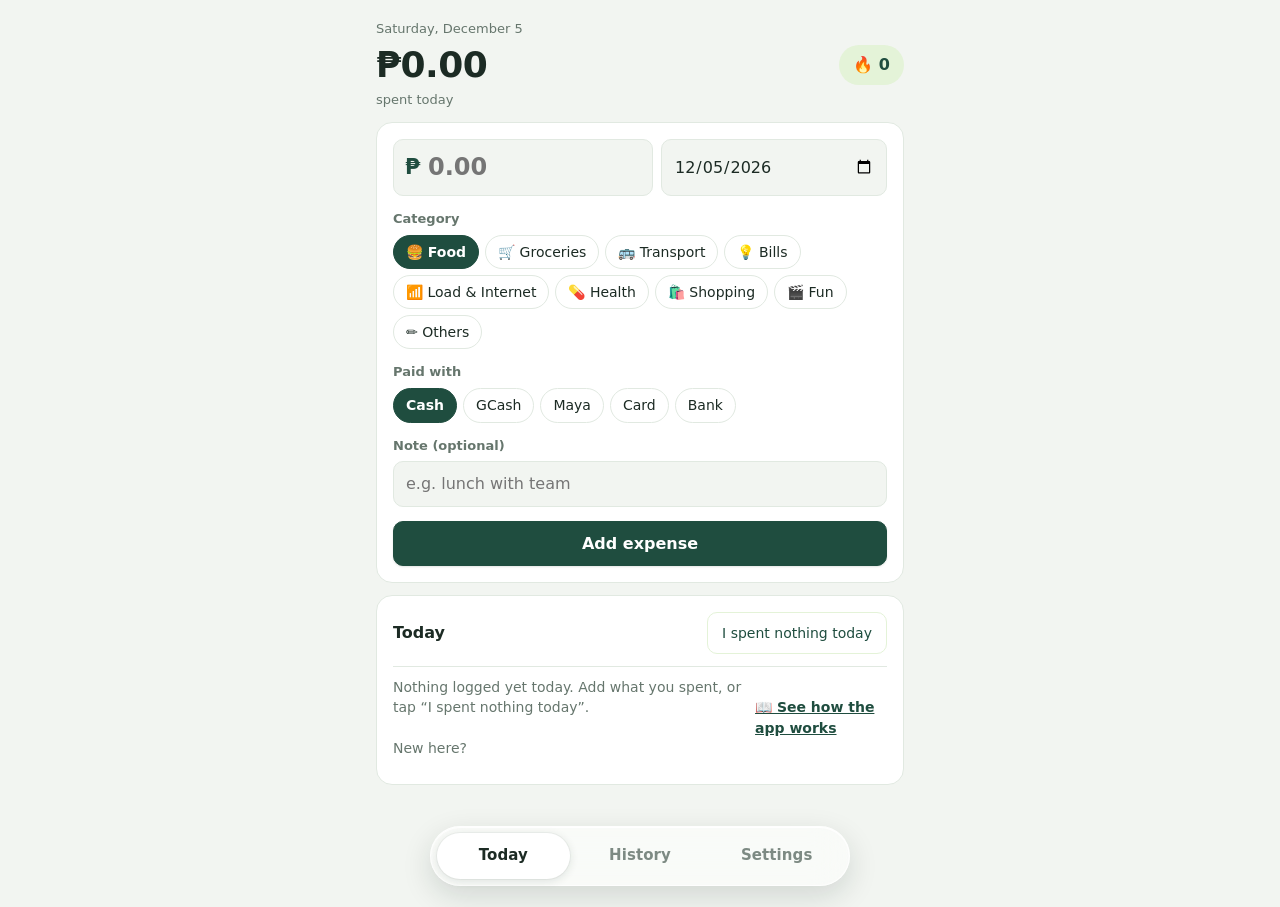
<file: index.html>
<!doctype html>
<html lang="en">
<head>
<meta charset="utf-8">
<meta name="viewport" content="width=device-width, initial-scale=1, viewport-fit=cover">
<meta name="theme-color" content="#1f4d3f">
<meta name="color-scheme" content="light only">
<meta name="apple-mobile-web-app-capable" content="yes">
<meta name="apple-mobile-web-app-status-bar-style" content="default">
<title>Daily Expenses</title>
<link rel="manifest" href="manifest.webmanifest">
<link rel="icon" href="icon.svg" type="image/svg+xml">
<link rel="apple-touch-icon" href="icon.svg">
<link rel="stylesheet" href="style.css">
</head>
<body>
<div class="app">
  <header class="top">
    <div>
      <div class="muted small" id="todayLabel"></div>
      <div class="total" id="todayTotal">₱0.00</div>
      <div class="muted small">spent today</div>
    </div>
    <div class="top-right">
      <div class="streak" id="streak" title="Days in a row you logged your expenses">🔥 0</div>
      <button class="sync-pill hidden" id="syncPill" type="button" title="Google Sheets sync"></button>
    </div>
  </header>

  <div class="budget hidden" id="budgetBox">
    <div class="budget-text"><span id="budgetLabel"></span><span id="budgetLeft"></span></div>
    <div class="meter"><div class="meter-fill" id="budgetFill"></div></div>
  </div>

  <div class="banner hidden" id="reminderBanner"></div>

  <main>
    <!-- TODAY -->
    <section class="view" id="view-today">
      <form id="expenseForm" class="card" autocomplete="off">
        <div class="form-title hidden" id="editTitle">✏️ Editing expense</div>
        <div class="row">
          <div class="amount-wrap"><span class="peso" id="currencySign">₱</span>
            <input id="amount" type="number" inputmode="decimal" step="0.01" min="0" placeholder="0.00" required aria-label="Amount"></div>
          <input id="date" type="date" aria-label="Date">
        </div>
        <div>
          <div class="label">Category</div>
          <div class="chips" id="categoryChips"></div>
        </div>
        <div>
          <div class="label">Paid with</div>
          <div class="chips" id="payChips"></div>
        </div>
        <div id="otherWrap" class="hidden">
          <div class="label">Others — please specify</div>
          <input id="other" type="text" list="otherList" maxlength="40" placeholder="e.g. Gift, Pet food, Haircut, Donation">
          <datalist id="otherList"></datalist>
        </div>
        <div>
          <div class="label">Note <span class="muted">(optional)</span></div>
          <input id="note" type="text" placeholder="e.g. lunch with team" maxlength="80">
        </div>
        <div class="row">
          <button type="button" class="ghost hidden" id="cancelEdit">Cancel</button>
          <button type="submit" class="primary" id="submitBtn">Add expense</button>
        </div>
      </form>

      <div class="card">
        <div class="card-head">
          <h2>Today</h2>
          <button class="ghost" id="noSpendBtn" type="button">I spent nothing today</button>
        </div>
        <ul class="list" id="todayList"></ul>
        <p class="muted small hint">Tap an expense to edit it.</p>
      </div>
    </section>

    <!-- HISTORY -->
    <section class="view hidden" id="view-history">
      <div class="card">
        <div class="month-nav">
          <button type="button" class="ghost" id="prevMonth" aria-label="Previous month">‹</button>
          <h2 id="monthLabel"></h2>
          <button type="button" class="ghost" id="nextMonth" aria-label="Next month">›</button>
        </div>
        <div class="donut-wrap">
          <svg class="donut" id="donut" viewBox="0 0 220 220" role="img" aria-labelledby="donutTotal donutCaption"></svg>
          <div class="donut-center" aria-live="polite">
            <div class="donut-total" id="donutTotal">₱0</div>
            <div class="donut-caption" id="donutCaption">Spent this month</div>
          </div>
        </div>
        <div class="stats" id="monthStats"></div>
        <h3>Where your money went</h3>
        <div id="catBreakdown"></div>
      </div>
      <div class="card">
        <input id="search" type="search" placeholder="🔍 Search notes, categories, payment…">
        <div id="historyList"></div>
      </div>
    </section>

    <!-- SETTINGS -->
    <section class="view hidden" id="view-settings">
      <a class="card guide-link" href="guide.html">
        <span>📖</span><div><b>How this app works</b><div class="small muted">Reminders, budget, Google Sheets, money tips &amp; FAQ</div></div><span class="muted">›</span>
      </a>
      <div class="card" id="sheetsCard">
        <h2>📗 Google Sheets backup</h2>
        <div id="sheetsSetup">
          <p class="small muted">Save your expenses to your own Google spreadsheet. It backs up your data and keeps your phone and computer in sync.</p>
          <label class="field">Your name <input id="sName" type="text" maxlength="40" placeholder="e.g. Juan Dela Cruz"></label>
          <label class="field">Your email <span class="muted">(optional, for your sheet link and email reminders)</span>
            <input id="sEmail" type="email" placeholder="you@gmail.com"></label>
          <label class="field hidden" id="urlField">Apps Script web app URL
            <input id="sUrl" type="url" placeholder="https://script.google.com/macros/s/…/exec"></label>
          <button class="primary" id="connectBtn" type="button">Create my spreadsheet</button>
          <details class="small">
            <summary>Already have a spreadsheet on another device?</summary>
            <label class="field">Enter your sync code <input id="linkCode" type="text" placeholder="xxxxxxxx-xxxx-xxxx-xxxx-xxxxxxxxxxxx"></label>
            <button class="ghost" id="linkBtn" type="button">Link this device</button>
          </details>
        </div>
        <div id="sheetsConnected" class="hidden">
          <p class="small" id="sheetsStatus"></p>
          <div class="row">
            <a class="btn primary" id="openSheet" target="_blank" rel="noopener">Open my spreadsheet</a>
            <button class="ghost" id="syncNow" type="button">Sync now</button>
          </div>
          <label class="check"><input type="checkbox" id="emailRemind"> Email me at 8 PM if I haven't logged that day</label>
          <div class="code-box">
            <div class="small muted">Sync code — enter it on your other phone or computer to see the same data:</div>
            <code id="syncCode"></code>
            <button class="ghost" id="copyCode" type="button">Copy</button>
          </div>
          <button class="ghost" id="disconnectBtn" type="button">Disconnect this device</button>
        </div>
      </div>

      <div class="card">
        <h2>🔔 Daily reminder</h2>
        <label class="field">Remind me at <input type="time" id="reminderTime"></label>
        <label class="field">Final warning at <input type="time" id="warningTime"></label>
        <button class="primary" id="notifyBtn" type="button">Enable notifications</button>
        <p class="muted small" id="notifyStatus"></p>
        <button class="ghost" id="testNotifyBtn" type="button">Send a test notification</button>
      </div>

      <div class="card">
        <h2>💰 Budget</h2>
        <label class="field">Monthly budget (₱) — leave empty for none
          <input type="number" inputmode="decimal" id="budget" min="0" step="100" placeholder="e.g. 15000"></label>
        <label class="field">Currency symbol <input type="text" id="currency" maxlength="3"></label>
      </div>

      <div class="card">
        <h2>📱 Install on your phone</h2>
        <p class="small"><b>Android (Chrome):</b> menu ⋮ → <i>Install app</i>.<br>
        <b>iPhone (Safari):</b> Share → <i>Add to Home Screen</i>, then open it from the home screen and enable notifications.<br>
        <b>Computer:</b> click the install icon in the address bar.</p>
        <button class="ghost hidden" id="installBtn" type="button">Install app</button>
      </div>

      <div class="card">
        <h2>🗂️ Your data</h2>
        <p class="muted small">Stored on this device<span id="dataSheetsNote"></span>.</p>
        <div class="row">
          <button class="ghost" id="exportBtn" type="button">Export CSV</button>
          <button class="danger" id="resetBtn" type="button">Delete data on this device</button>
        </div>
      </div>
    </section>
  </main>

  <nav class="tabs">
    <button data-view="today" class="active">Today</button>
    <button data-view="history">History</button>
    <button data-view="settings">Settings</button>
  </nav>
</div>

<!-- Missed-day warning -->
<dialog id="warnDialog">
  <div class="warn-icon">⚠️</div>
  <h2 id="warnTitle">You missed a day</h2>
  <p id="warnText"></p>
  <ul class="why">
    <li><b>Small costs add up.</b> Coffees, snacks, load and fares you forget are often 20–30% of what people really spend.</li>
    <li><b>Memory fades fast.</b> After 24 hours most people can't recall half of what they bought.</li>
    <li><b>Gaps break your budget.</b> One missing day makes your weekly and monthly totals wrong.</li>
    <li><b>Habits need streaks.</b> Logging every day is what makes saving money actually work.</li>
  </ul>
  <div id="missedDays" class="missed"></div>
  <button class="primary" id="warnClose" type="button">Got it, I'll catch up</button>
</dialog>

<div class="toast hidden" id="toast"></div>
<script src="config.js"></script>
<script src="app.js"></script>
</body>
</html>
</file>
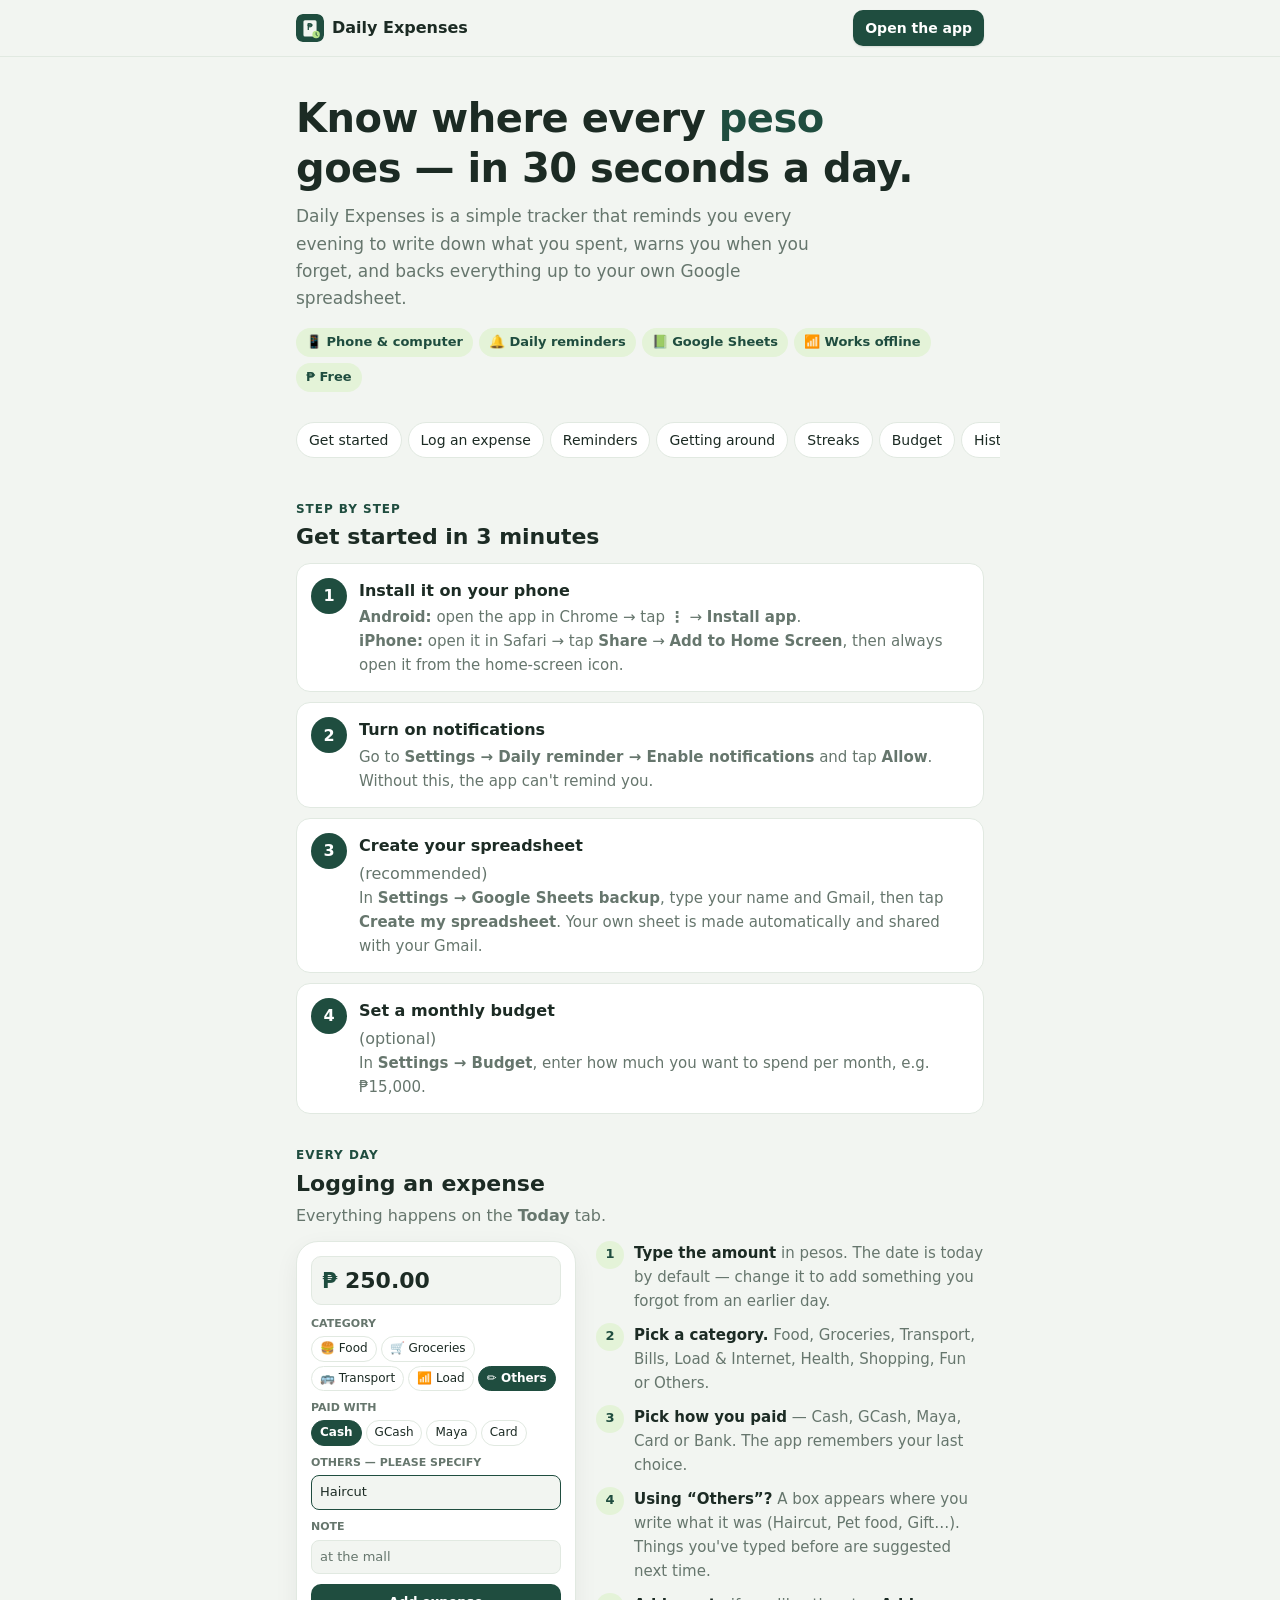
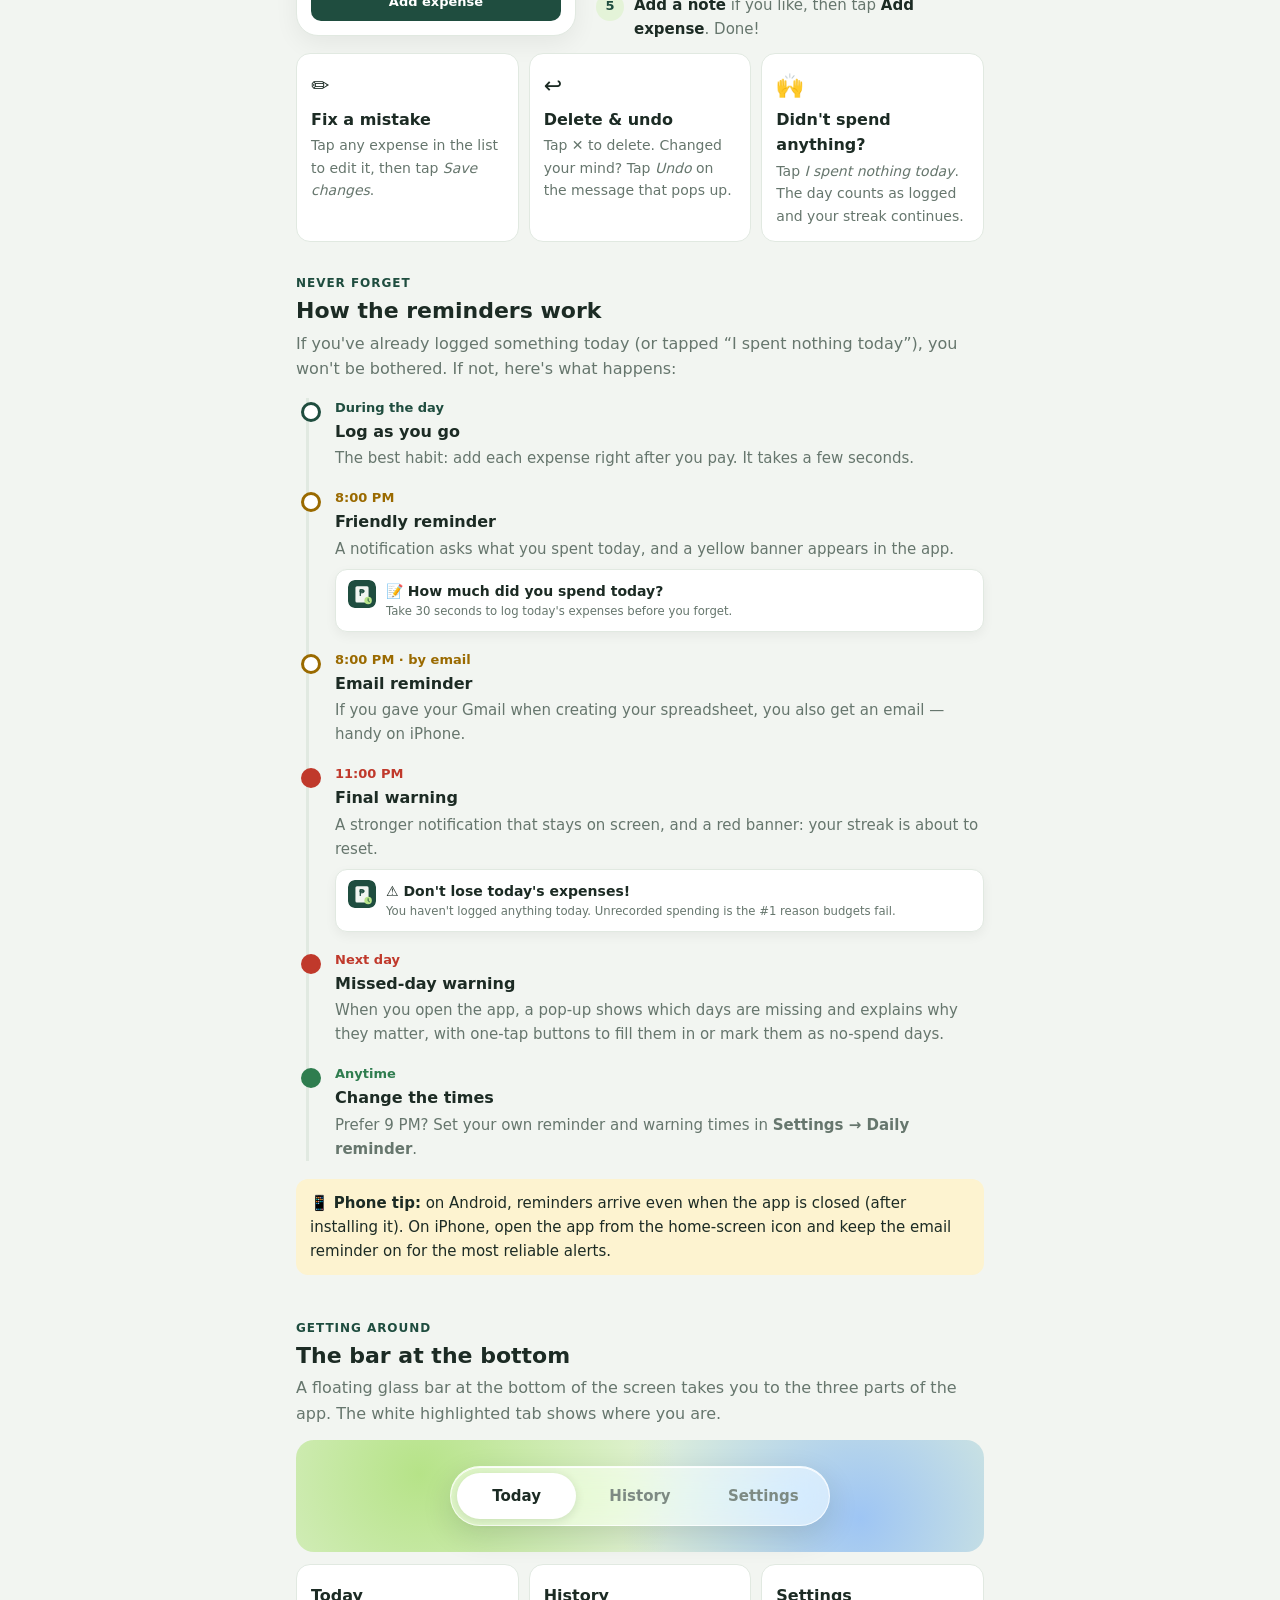
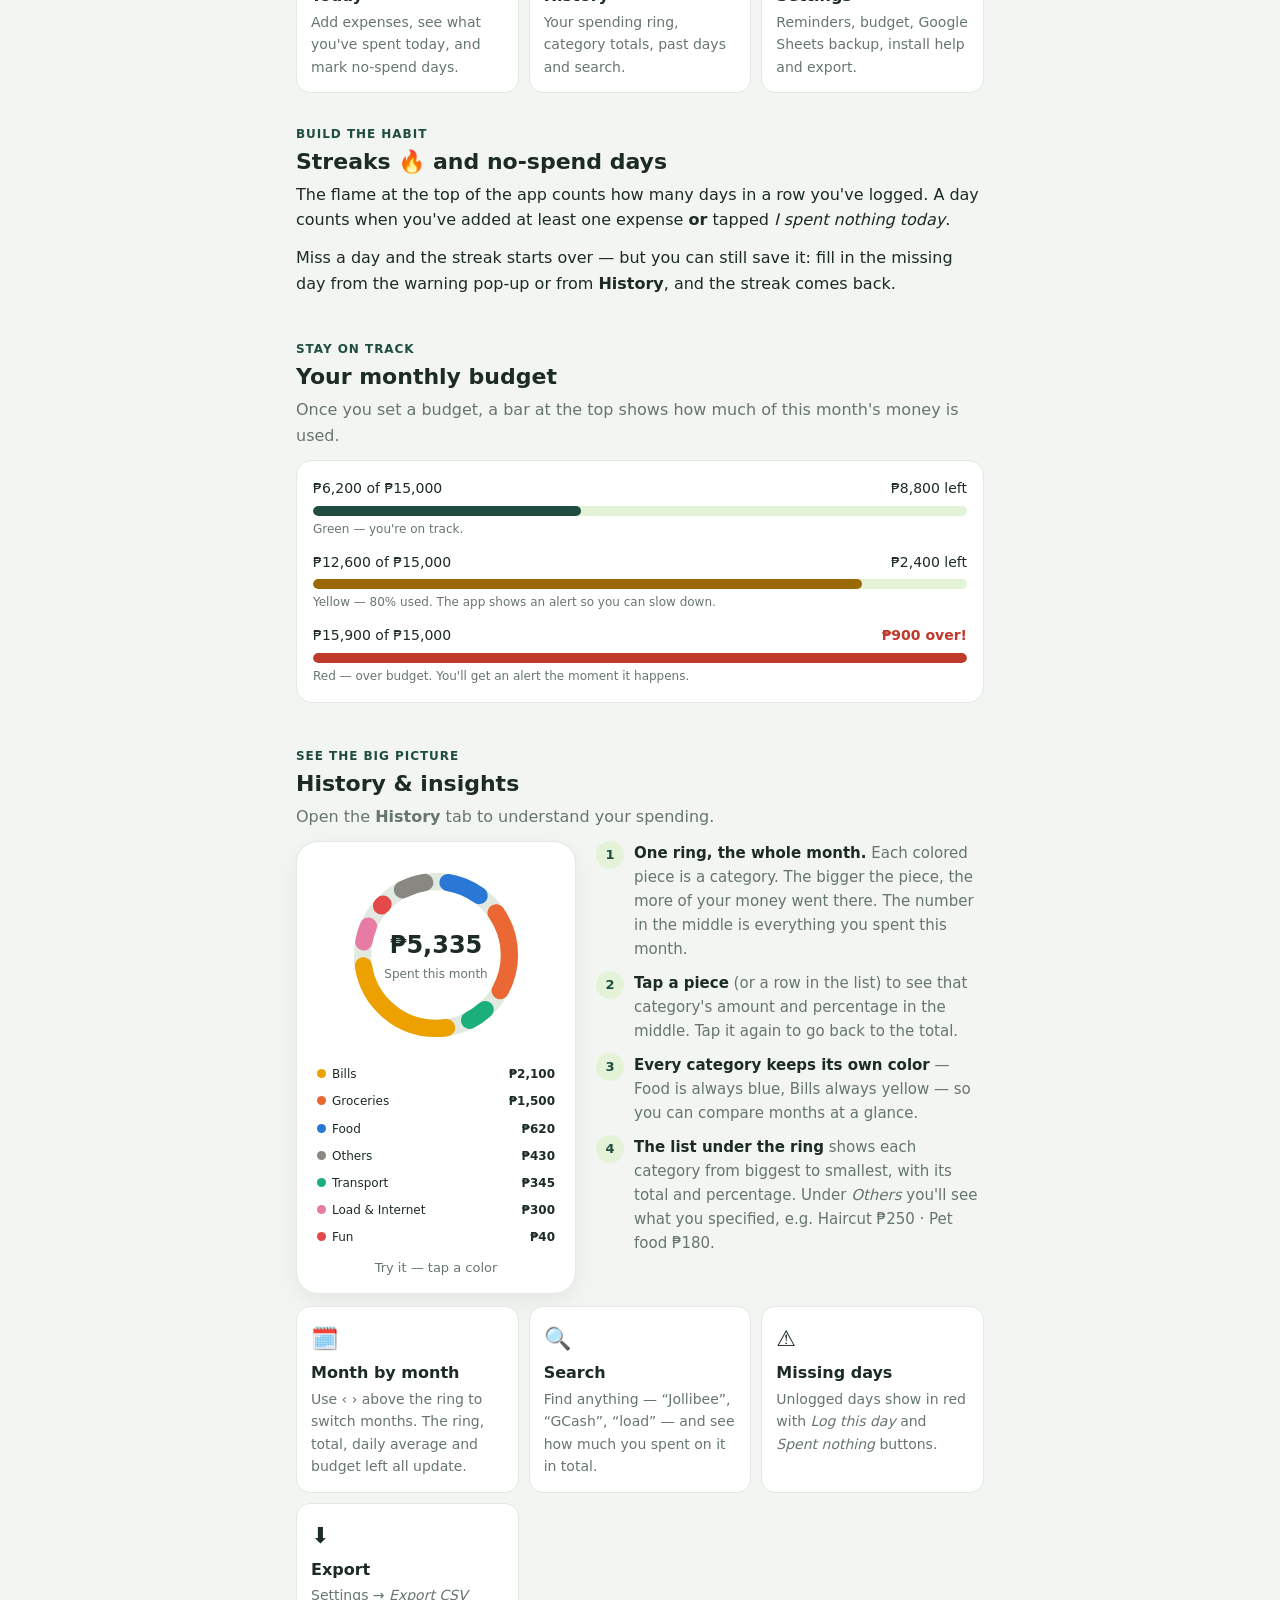
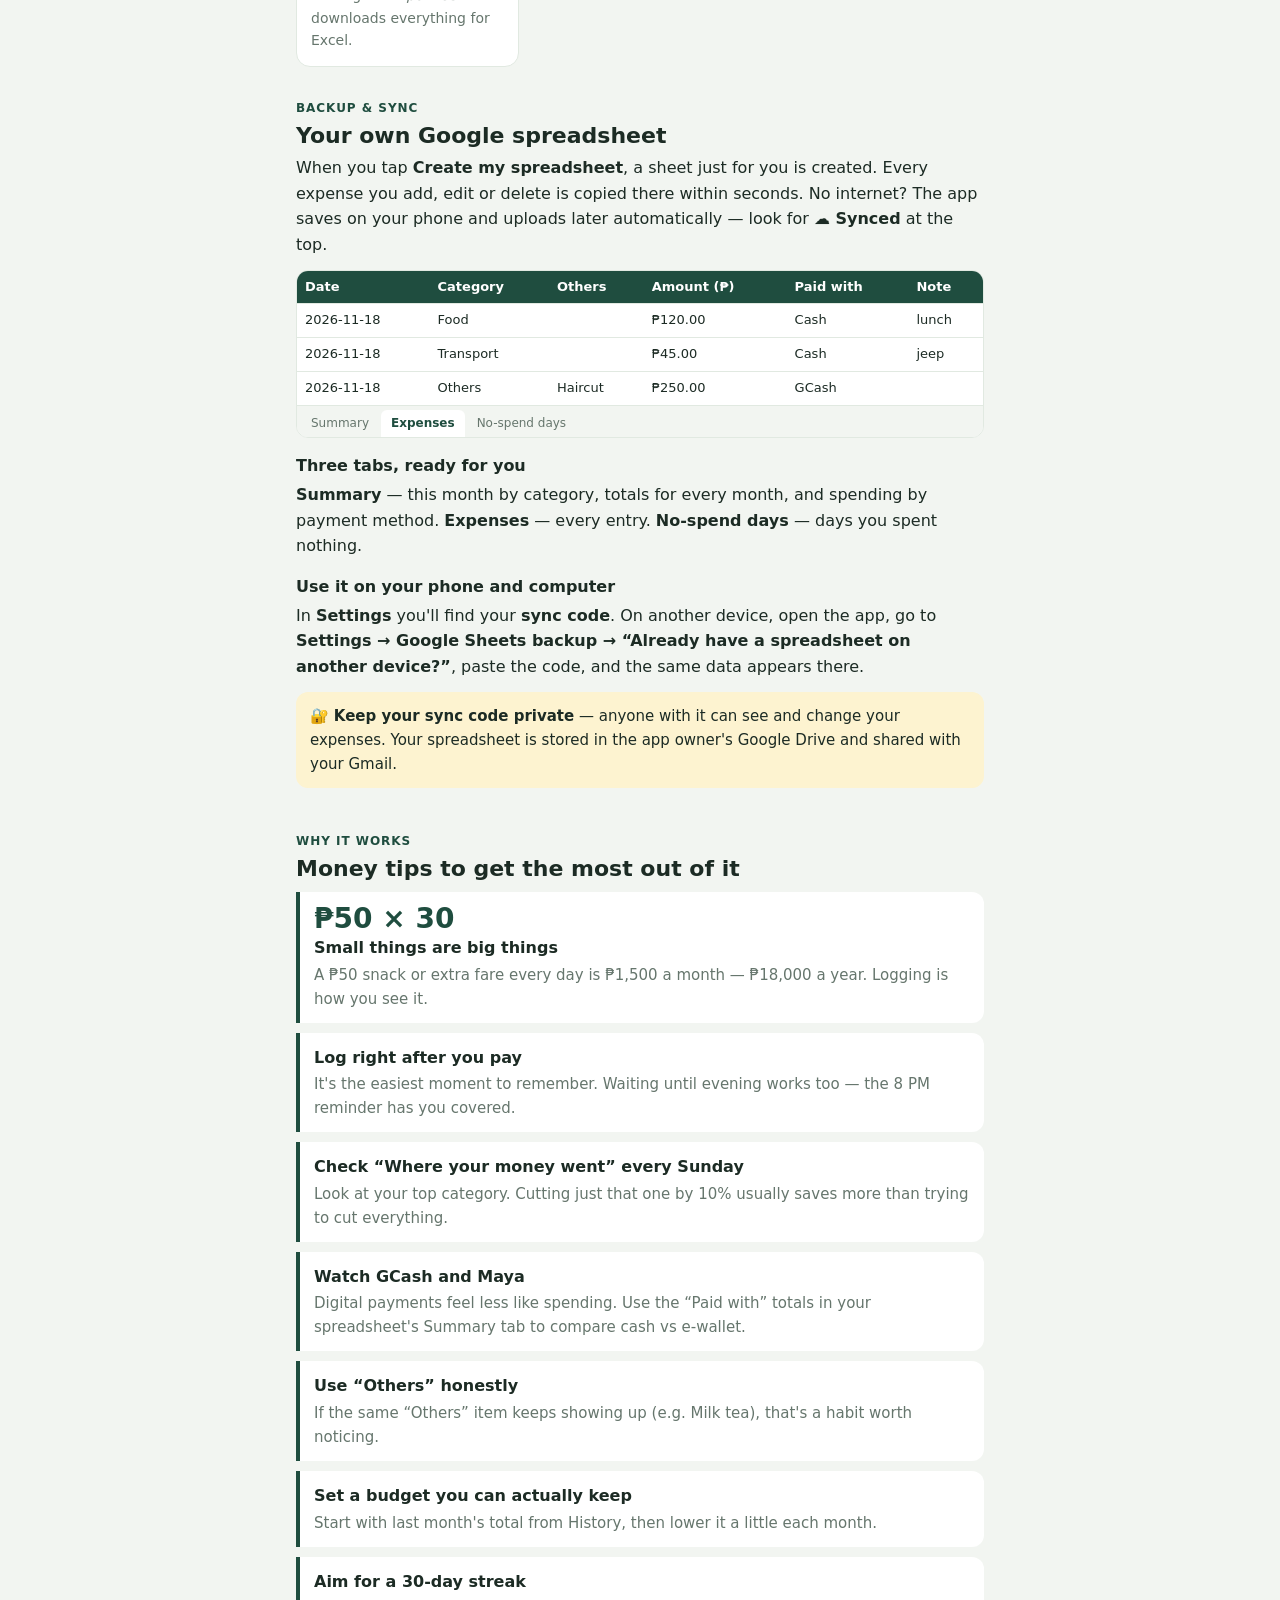
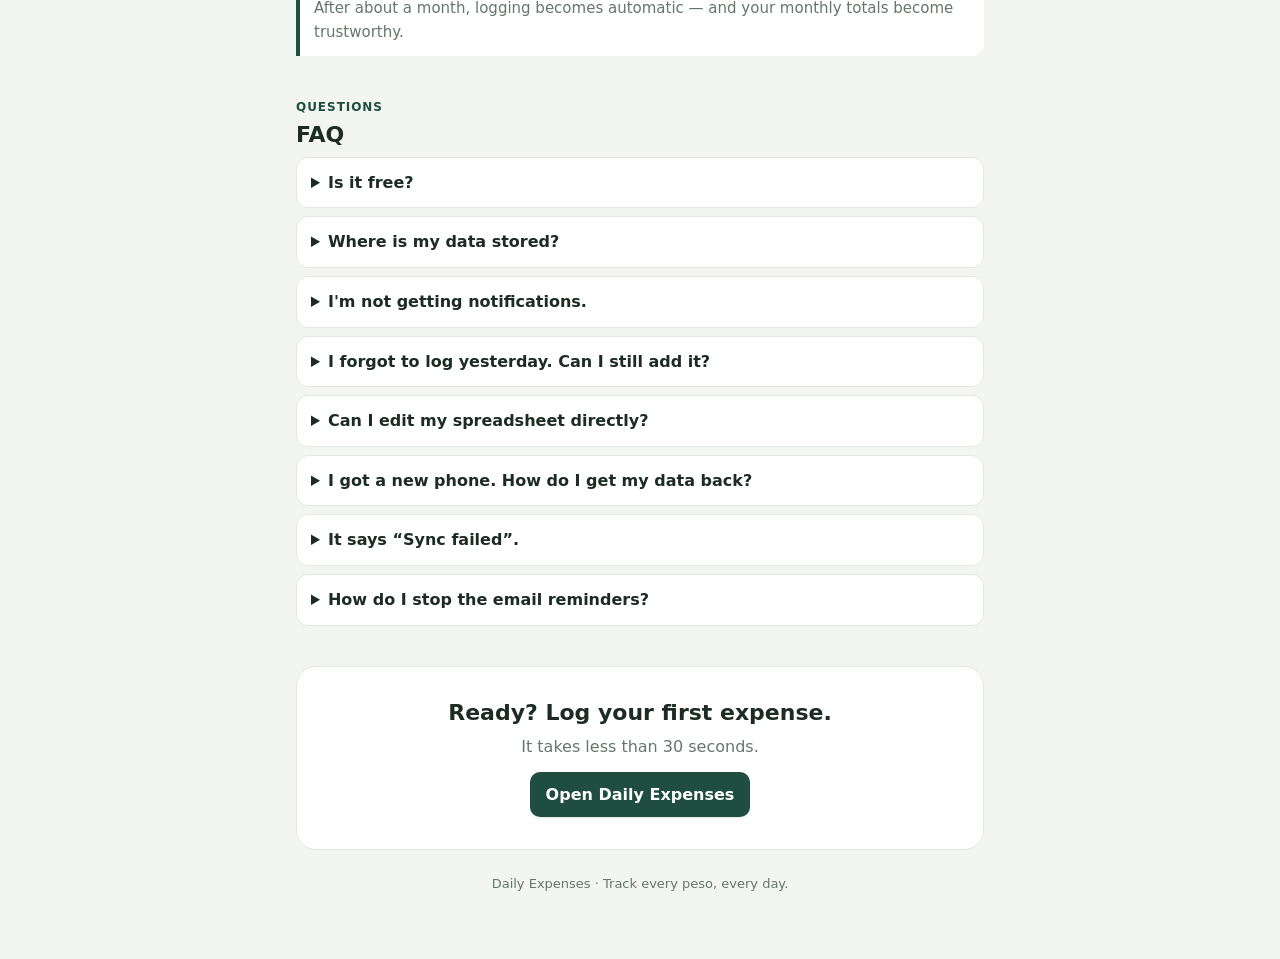
<file: guide.html>
<!doctype html>
<html lang="en">
<head>
<meta charset="utf-8">
<meta name="viewport" content="width=device-width, initial-scale=1, viewport-fit=cover">
<meta name="theme-color" content="#1f4d3f">
<meta name="color-scheme" content="light only">
<title>How Daily Expenses Works</title>
<meta name="description" content="A simple guide to tracking your daily spending in pesos, with reminders, budgets and Google Sheets backup.">
<link rel="icon" href="icon.svg" type="image/svg+xml">
<link rel="manifest" href="manifest.webmanifest">
<style>
:root {
  color-scheme: light;
  --bg: #f2f5f1; --card: #ffffff; --text: #1c2b24; --muted: #66766d; --line: #e1e9e1;
  --brand: #1f4d3f; --brand-2: #b6e388; --brand-soft: #e4f3d8; --brand-text: #1f4d3f; --on-brand: #ffffff; --toast-action: #b6e388;
  --warn: #9a6a00; --warn-soft: #fdf3d0; --danger: #c0392b; --danger-soft: #fde4e1; --ok: #2f7d4f; --ok-soft: #e4f3d8;
}
* { box-sizing: border-box; }
html { scroll-behavior: smooth; }
body { margin: 0; background: var(--bg); color: var(--text); font: 16px/1.6 system-ui, -apple-system, "Segoe UI", Roboto, sans-serif; }
.wrap { max-width: 720px; margin: 0 auto; padding: 0 16px 64px; }
a { color: var(--brand-text); }
h1, h2, h3 { line-height: 1.25; text-wrap: balance; }
h2 { font-size: 22px; margin: 0 0 6px; }
h3 { font-size: 16px; margin: 18px 0 6px; }
p { margin: 0 0 12px; }
.muted { color: var(--muted); }

/* top bar */
.bar { position: sticky; top: 0; z-index: 5; background: color-mix(in srgb, var(--bg) 88%, transparent);
  backdrop-filter: blur(8px); border-bottom: 1px solid var(--line); }
.bar .wrap { display: flex; align-items: center; justify-content: space-between; padding-top: 10px; padding-bottom: 10px; }
.brand { display: flex; align-items: center; gap: 8px; font-weight: 800; text-decoration: none; color: var(--text); }
.brand img { width: 28px; height: 28px; border-radius: 7px; }
.btn { display: inline-block; text-decoration: none; font-weight: 700; border-radius: 10px; padding: 10px 16px;
  background: var(--brand); color: var(--on-brand); box-shadow: 0 1px 2px rgba(16, 38, 27, .12); }
.btn.small { padding: 7px 12px; font-size: 14px; }

/* hero */
.hero { padding: 36px 0 12px; }
.hero h1 { font-size: clamp(28px, 7vw, 40px); margin: 0 0 10px; letter-spacing: -0.5px; }
.hero h1 span { color: var(--brand); }
.hero p { font-size: 17px; color: var(--muted); max-width: 560px; }
.pills { display: flex; flex-wrap: wrap; gap: 6px; margin: 16px 0 4px; }
.pill { background: var(--brand-soft); color: var(--brand-text); font-size: 13px; font-weight: 600; padding: 4px 10px; border-radius: 999px; }

/* toc */
.toc { display: flex; gap: 6px; overflow-x: auto; padding: 14px 0; margin: 0 -16px; padding-left: 16px; padding-right: 16px; scrollbar-width: none; }
.toc a { flex: none; text-decoration: none; font-size: 14px; color: var(--text); border: 1px solid var(--line); background: var(--card); padding: 6px 12px; border-radius: 999px; }

section { padding: 28px 0 4px; scroll-margin-top: 60px; }
.eyebrow { font-size: 12px; font-weight: 700; letter-spacing: .08em; text-transform: uppercase; color: var(--brand-text); margin-bottom: 4px; }
.card { background: var(--card); border: 1px solid var(--line); border-radius: 16px; padding: 16px; margin: 12px 0; }

/* steps */
.steps { display: grid; gap: 10px; counter-reset: s; margin-top: 12px; }
.step { display: grid; grid-template-columns: 36px 1fr; gap: 12px; background: var(--card); border: 1px solid var(--line); border-radius: 14px; padding: 14px; }
.step::before { counter-increment: s; content: counter(s); width: 36px; height: 36px; border-radius: 50%; display: grid; place-items: center;
  background: var(--brand); color: var(--on-brand); font-weight: 800; }
.step > div > b:first-child { display: block; margin-bottom: 2px; }
.step p { margin: 0; font-size: 15px; color: var(--muted); }

/* phone mock */
.demo { display: grid; grid-template-columns: minmax(0, 280px) 1fr; gap: 20px; align-items: start; margin-top: 12px; }
@media (max-width: 620px) { .demo { grid-template-columns: 1fr; } }
.phone { background: var(--card); border: 1px solid var(--line); border-radius: 22px; padding: 14px; font-size: 13px; box-shadow: 0 8px 24px rgba(0,0,0,.06); }
.phone .amt { font-size: 22px; font-weight: 800; border: 1px solid var(--line); border-radius: 10px; padding: 6px 10px; margin-bottom: 10px; background: var(--bg); }
.phone .amt span { color: var(--brand-text); }
.phone .lbl { font-size: 11px; font-weight: 700; color: var(--muted); margin: 8px 0 4px; }
.chips { display: flex; flex-wrap: wrap; gap: 4px; }
.chip { border: 1px solid var(--line); border-radius: 999px; padding: 2px 8px; font-size: 12px; }
.chip.on { background: var(--brand); color: var(--on-brand); border-color: var(--brand); font-weight: 600; }
.phone .field { border: 1px solid var(--brand); border-radius: 8px; padding: 6px 8px; background: var(--bg); }
.phone .field.plain { border-color: var(--line); color: var(--muted); }
.phone .add { margin-top: 10px; text-align: center; border-radius: 10px; padding: 8px; color: var(--on-brand); font-weight: 700;
  background: var(--brand); }
.callouts { display: grid; gap: 10px; }
.callout { display: grid; grid-template-columns: 28px 1fr; gap: 10px; font-size: 15px; }
.callout .n { width: 28px; height: 28px; border-radius: 50%; background: var(--brand-soft); color: var(--brand-text); font-weight: 800; display: grid; place-items: center; font-size: 13px; }
.callout p { margin: 0; color: var(--muted); }
.callout b { color: var(--text); }

/* timeline */
.timeline { position: relative; margin: 16px 0 0 10px; padding-left: 26px; border-left: 3px solid var(--line); }
.tl { position: relative; margin-bottom: 18px; }
.tl::before { content: ""; position: absolute; left: -34px; top: 4px; width: 14px; height: 14px; border-radius: 50%; background: var(--card); border: 3px solid var(--brand); }
.tl.warn::before { border-color: var(--warn); }
.tl.danger::before { border-color: var(--danger); background: var(--danger); }
.tl.ok::before { border-color: var(--ok); background: var(--ok); }
.tl .time { font-size: 13px; font-weight: 800; color: var(--brand-text); }
.tl.warn .time { color: var(--warn); } .tl.danger .time { color: var(--danger); } .tl.ok .time { color: var(--ok); }
.tl > b { display: block; }
.tl p { margin: 2px 0 0; font-size: 15px; color: var(--muted); }
.notif { margin-top: 8px; background: var(--card); border: 1px solid var(--line); border-radius: 12px; padding: 10px 12px; font-size: 14px; display: grid; grid-template-columns: 28px 1fr; gap: 10px; box-shadow: 0 4px 12px rgba(0,0,0,.05); }
.notif img { width: 28px; height: 28px; border-radius: 7px; }
.notif small { color: var(--muted); display: block; }

/* feature grid */
.grid { display: grid; grid-template-columns: repeat(auto-fit, minmax(200px, 1fr)); gap: 10px; margin-top: 12px; }
.feat { background: var(--card); border: 1px solid var(--line); border-radius: 14px; padding: 14px; }
.feat .ic { font-size: 22px; }
.feat > b { display: block; margin: 4px 0 2px; }
.feat p { margin: 0; font-size: 14px; color: var(--muted); }

/* budget meter */
.meter { height: 10px; background: var(--brand-soft); border-radius: 999px; overflow: hidden; margin: 6px 0 4px; }
.meter i { display: block; height: 100%; border-radius: 999px; }
.mrow { font-size: 14px; display: flex; justify-content: space-between; }
.mrow + .meter + .mcap { font-size: 12px; color: var(--muted); margin-bottom: 12px; }

/* sheets */
.sheet { border: 1px solid var(--line); border-radius: 12px; overflow: hidden; font-size: 13px; background: var(--card); margin-top: 12px; }
.sheet table { width: 100%; border-collapse: collapse; }
.sheet th { background: var(--brand); color: var(--on-brand); text-align: left; padding: 6px 8px; font-weight: 700; }
.sheet td { border-top: 1px solid var(--line); padding: 6px 8px; font-variant-numeric: tabular-nums; }
.sheet .tabs { display: flex; gap: 2px; background: var(--bg); padding: 4px 4px 0; border-top: 1px solid var(--line); }
.sheet .tabs span { padding: 4px 10px; font-size: 12px; border-radius: 6px 6px 0 0; color: var(--muted); }
.sheet .tabs span.on { background: var(--card); color: var(--brand-text); font-weight: 700; }
.scroll { overflow-x: auto; }

/* insights */
.insight { border-left: 4px solid var(--brand); background: var(--card); border-radius: 0 12px 12px 0; padding: 12px 14px; margin: 10px 0; }
.insight > b { display: block; }
.insight p { margin: 2px 0 0; color: var(--muted); font-size: 15px; }
.stat { font-size: 28px; font-weight: 800; color: var(--brand); line-height: 1.1; }

/* faq */
details { background: var(--card); border: 1px solid var(--line); border-radius: 12px; padding: 12px 14px; margin: 8px 0; }
summary { cursor: pointer; font-weight: 600; }
details p { margin: 8px 0 0; color: var(--muted); font-size: 15px; }

.note { background: var(--warn-soft); color: var(--text); border-radius: 12px; padding: 12px 14px; font-size: 15px; margin: 12px 0; }
.cta { text-align: center; padding: 32px 16px; margin-top: 28px; background: var(--card); border: 1px solid var(--line); border-radius: 20px; }
.cta h2 { margin-bottom: 8px; }
footer { text-align: center; font-size: 13px; color: var(--muted); padding-top: 24px; }

/* glass nav demo */
.glass-demo { margin: 14px 0 4px; padding: 26px 16px; border-radius: 18px;
  background: radial-gradient(circle at 18% 30%, #b6e388 0, transparent 45%), radial-gradient(circle at 82% 70%, #9ec5f4 0, transparent 42%), var(--brand-soft); }
.glass-nav { display: flex; gap: 4px; padding: 6px; border-radius: 999px; max-width: 380px; margin: 0 auto;
  background: rgba(255,255,255,.55); -webkit-backdrop-filter: blur(18px) saturate(1.6); backdrop-filter: blur(18px) saturate(1.6);
  border: 1px solid rgba(255,255,255,.75); box-shadow: 0 10px 30px rgba(16,38,27,.14), inset 0 1px 0 rgba(255,255,255,.9); }
.glass-nav span { flex: 1; text-align: center; padding: 11px 0; border-radius: 999px; font-weight: 800; font-size: 15px; color: #7d8a83; }
.glass-nav span.on { background: #fff; color: var(--text); box-shadow: 0 2px 10px rgba(16,38,27,.12); }
/* donut demo */
.donut-box { position: relative; width: 190px; margin: 4px auto 12px; }
.donut-box svg { display: block; width: 100%; height: auto; overflow: visible; }
.donut-box .seg { fill: none; stroke-width: 20; stroke-linecap: round; cursor: pointer; transition: stroke-width .15s, opacity .15s; }
.donut-box .seg.on { stroke-width: 26; }
.donut-box svg.focus .seg:not(.on) { opacity: .35; }
.donut-box .track { fill: none; stroke: var(--line); stroke-width: 20; }
.donut-mid { position: absolute; inset: 0; display: grid; place-content: center; text-align: center; pointer-events: none; }
.donut-mid b { font-size: 24px; font-weight: 800; font-variant-numeric: tabular-nums; }
.donut-mid span { font-size: 12px; color: var(--muted); }
.g-legend { display: grid; gap: 2px; }
.g-legend div { display: flex; justify-content: space-between; font-size: 12px; cursor: pointer; padding: 3px 6px; border-radius: 6px; }
.g-legend div.on { background: var(--brand-soft); }
.g-legend i { display: inline-block; width: 9px; height: 9px; border-radius: 50%; margin-right: 6px; }
</style>
</head>
<body>

<div class="bar"><div class="wrap">
  <a class="brand" href="./"><img src="icon.svg" alt="">Daily Expenses</a>
  <a class="btn small" href="./">Open the app</a>
</div></div>

<main class="wrap">
  <div class="hero">
    <h1>Know where every <span>peso</span> goes — in 30 seconds a day.</h1>
    <p>Daily Expenses is a simple tracker that reminds you every evening to write down what you spent, warns you when you forget, and backs everything up to your own Google spreadsheet.</p>
    <div class="pills"><span class="pill">📱 Phone &amp; computer</span><span class="pill">🔔 Daily reminders</span><span class="pill">📗 Google Sheets</span><span class="pill">📶 Works offline</span><span class="pill">₱ Free</span></div>
  </div>

  <nav class="toc" aria-label="On this page">
    <a href="#start">Get started</a><a href="#log">Log an expense</a><a href="#reminders">Reminders</a>
    <a href="#nav">Getting around</a><a href="#streak">Streaks</a><a href="#budget">Budget</a><a href="#history">History</a>
    <a href="#sheets">Google Sheets</a><a href="#insights">Money tips</a><a href="#faq">FAQ</a>
  </nav>

  <!-- START -->
  <section id="start">
    <div class="eyebrow">Step by step</div>
    <h2>Get started in 3 minutes</h2>
    <div class="steps">
      <div class="step"><div><b>Install it on your phone</b>
        <p><b>Android:</b> open the app in Chrome → tap <b>⋮</b> → <b>Install app</b>.<br>
        <b>iPhone:</b> open it in Safari → tap <b>Share</b> → <b>Add to Home Screen</b>, then always open it from the home-screen icon.</p></div></div>
      <div class="step"><div><b>Turn on notifications</b>
        <p>Go to <b>Settings → Daily reminder → Enable notifications</b> and tap <b>Allow</b>. Without this, the app can't remind you.</p></div></div>
      <div class="step"><div><b>Create your spreadsheet</b> <span class="muted">(recommended)</span>
        <p>In <b>Settings → Google Sheets backup</b>, type your name and Gmail, then tap <b>Create my spreadsheet</b>. Your own sheet is made automatically and shared with your Gmail.</p></div></div>
      <div class="step"><div><b>Set a monthly budget</b> <span class="muted">(optional)</span>
        <p>In <b>Settings → Budget</b>, enter how much you want to spend per month, e.g. ₱15,000.</p></div></div>
    </div>
  </section>

  <!-- LOG -->
  <section id="log">
    <div class="eyebrow">Every day</div>
    <h2>Logging an expense</h2>
    <p class="muted">Everything happens on the <b>Today</b> tab.</p>
    <div class="demo">
      <div class="phone" aria-hidden="true">
        <div class="amt"><span>₱</span> 250.00</div>
        <div class="lbl">CATEGORY</div>
        <div class="chips"><span class="chip">🍔 Food</span><span class="chip">🛒 Groceries</span><span class="chip">🚌 Transport</span><span class="chip">📶 Load</span><span class="chip on">✏️ Others</span></div>
        <div class="lbl">PAID WITH</div>
        <div class="chips"><span class="chip on">Cash</span><span class="chip">GCash</span><span class="chip">Maya</span><span class="chip">Card</span></div>
        <div class="lbl">OTHERS — PLEASE SPECIFY</div>
        <div class="field">Haircut</div>
        <div class="lbl">NOTE</div>
        <div class="field plain">at the mall</div>
        <div class="add">Add expense</div>
      </div>
      <div class="callouts">
        <div class="callout"><span class="n">1</span><p><b>Type the amount</b> in pesos. The date is today by default — change it to add something you forgot from an earlier day.</p></div>
        <div class="callout"><span class="n">2</span><p><b>Pick a category.</b> Food, Groceries, Transport, Bills, Load &amp; Internet, Health, Shopping, Fun or Others.</p></div>
        <div class="callout"><span class="n">3</span><p><b>Pick how you paid</b> — Cash, GCash, Maya, Card or Bank. The app remembers your last choice.</p></div>
        <div class="callout"><span class="n">4</span><p><b>Using “Others”?</b> A box appears where you write what it was (Haircut, Pet food, Gift…). Things you've typed before are suggested next time.</p></div>
        <div class="callout"><span class="n">5</span><p><b>Add a note</b> if you like, then tap <b>Add expense</b>. Done!</p></div>
      </div>
    </div>
    <div class="grid">
      <div class="feat"><div class="ic">✏️</div><b>Fix a mistake</b><p>Tap any expense in the list to edit it, then tap <i>Save changes</i>.</p></div>
      <div class="feat"><div class="ic">↩️</div><b>Delete &amp; undo</b><p>Tap ✕ to delete. Changed your mind? Tap <i>Undo</i> on the message that pops up.</p></div>
      <div class="feat"><div class="ic">🙌</div><b>Didn't spend anything?</b><p>Tap <i>I spent nothing today</i>. The day counts as logged and your streak continues.</p></div>
    </div>
  </section>

  <!-- REMINDERS -->
  <section id="reminders">
    <div class="eyebrow">Never forget</div>
    <h2>How the reminders work</h2>
    <p class="muted">If you've already logged something today (or tapped “I spent nothing today”), you won't be bothered. If not, here's what happens:</p>
    <div class="timeline">
      <div class="tl"><div class="time">During the day</div><b>Log as you go</b><p>The best habit: add each expense right after you pay. It takes a few seconds.</p></div>
      <div class="tl warn"><div class="time">8:00 PM</div><b>Friendly reminder</b><p>A notification asks what you spent today, and a yellow banner appears in the app.</p>
        <div class="notif"><img src="icon.svg" alt=""><div><b>📝 How much did you spend today?</b><small>Take 30 seconds to log today's expenses before you forget.</small></div></div></div>
      <div class="tl warn"><div class="time">8:00 PM · by email</div><b>Email reminder</b><p>If you gave your Gmail when creating your spreadsheet, you also get an email — handy on iPhone.</p></div>
      <div class="tl danger"><div class="time">11:00 PM</div><b>Final warning</b><p>A stronger notification that stays on screen, and a red banner: your streak is about to reset.</p>
        <div class="notif"><img src="icon.svg" alt=""><div><b>⚠️ Don't lose today's expenses!</b><small>You haven't logged anything today. Unrecorded spending is the #1 reason budgets fail.</small></div></div></div>
      <div class="tl danger"><div class="time">Next day</div><b>Missed-day warning</b><p>When you open the app, a pop-up shows which days are missing and explains why they matter, with one-tap buttons to fill them in or mark them as no-spend days.</p></div>
      <div class="tl ok"><div class="time">Anytime</div><b>Change the times</b><p>Prefer 9 PM? Set your own reminder and warning times in <b>Settings → Daily reminder</b>.</p></div>
    </div>
    <div class="note">📱 <b>Phone tip:</b> on Android, reminders arrive even when the app is closed (after installing it). On iPhone, open the app from the home-screen icon and keep the email reminder on for the most reliable alerts.</div>
  </section>

  <!-- NAV -->
  <section id="nav">
    <div class="eyebrow">Getting around</div>
    <h2>The bar at the bottom</h2>
    <p class="muted">A floating glass bar at the bottom of the screen takes you to the three parts of the app. The white highlighted tab shows where you are.</p>
    <div class="glass-demo" aria-hidden="true">
      <div class="glass-nav"><span class="on">Today</span><span>History</span><span>Settings</span></div>
    </div>
    <div class="grid">
      <div class="feat"><b>Today</b><p>Add expenses, see what you've spent today, and mark no-spend days.</p></div>
      <div class="feat"><b>History</b><p>Your spending ring, category totals, past days and search.</p></div>
      <div class="feat"><b>Settings</b><p>Reminders, budget, Google Sheets backup, install help and export.</p></div>
    </div>
  </section>

  <!-- STREAK -->
  <section id="streak">
    <div class="eyebrow">Build the habit</div>
    <h2>Streaks 🔥 and no-spend days</h2>
    <p>The flame at the top of the app counts how many days in a row you've logged. A day counts when you've added at least one expense <b>or</b> tapped <i>I spent nothing today</i>.</p>
    <p>Miss a day and the streak starts over — but you can still save it: fill in the missing day from the warning pop-up or from <b>History</b>, and the streak comes back.</p>
  </section>

  <!-- BUDGET -->
  <section id="budget">
    <div class="eyebrow">Stay on track</div>
    <h2>Your monthly budget</h2>
    <p class="muted">Once you set a budget, a bar at the top shows how much of this month's money is used.</p>
    <div class="card">
      <div class="mrow"><span>₱6,200 of ₱15,000</span><span>₱8,800 left</span></div>
      <div class="meter"><i style="width:41%;background:var(--brand)"></i></div>
      <div class="mcap">Green — you're on track.</div>
      <div class="mrow"><span>₱12,600 of ₱15,000</span><span>₱2,400 left</span></div>
      <div class="meter"><i style="width:84%;background:var(--warn)"></i></div>
      <div class="mcap">Yellow — 80% used. The app shows an alert so you can slow down.</div>
      <div class="mrow"><span>₱15,900 of ₱15,000</span><span style="color:var(--danger);font-weight:700">₱900 over!</span></div>
      <div class="meter"><i style="width:100%;background:var(--danger)"></i></div>
      <div class="mcap" style="margin-bottom:0">Red — over budget. You'll get an alert the moment it happens.</div>
    </div>
  </section>

  <!-- HISTORY -->
  <section id="history">
    <div class="eyebrow">See the big picture</div>
    <h2>History &amp; insights</h2>
    <p class="muted">Open the <b>History</b> tab to understand your spending.</p>
    <div class="demo">
      <div class="phone donut-demo">
        <div class="donut-box">
          <svg id="gDonut" viewBox="0 0 220 220" role="img" aria-label="Example spending ring"></svg>
          <div class="donut-mid"><b id="gMid">₱5,335</b><span id="gCap">Spent this month</span></div>
        </div>
        <div id="gLegend" class="g-legend"></div>
        <p class="small muted" style="text-align:center;margin:8px 0 0">Try it — tap a color</p>
      </div>
      <div class="callouts">
        <div class="callout"><span class="n">1</span><p><b>One ring, the whole month.</b> Each colored piece is a category. The bigger the piece, the more of your money went there. The number in the middle is everything you spent this month.</p></div>
        <div class="callout"><span class="n">2</span><p><b>Tap a piece</b> (or a row in the list) to see that category's amount and percentage in the middle. Tap it again to go back to the total.</p></div>
        <div class="callout"><span class="n">3</span><p><b>Every category keeps its own color</b> — Food is always blue, Bills always yellow — so you can compare months at a glance.</p></div>
        <div class="callout"><span class="n">4</span><p><b>The list under the ring</b> shows each category from biggest to smallest, with its total and percentage. Under <i>Others</i> you'll see what you specified, e.g. Haircut ₱250 · Pet food ₱180.</p></div>
      </div>
    </div>
    <div class="grid">
      <div class="feat"><div class="ic">🗓️</div><b>Month by month</b><p>Use ‹ › above the ring to switch months. The ring, total, daily average and budget left all update.</p></div>
      <div class="feat"><div class="ic">🔍</div><b>Search</b><p>Find anything — “Jollibee”, “GCash”, “load” — and see how much you spent on it in total.</p></div>
      <div class="feat"><div class="ic">⚠️</div><b>Missing days</b><p>Unlogged days show in red with <i>Log this day</i> and <i>Spent nothing</i> buttons.</p></div>
      <div class="feat"><div class="ic">⬇️</div><b>Export</b><p>Settings → <i>Export CSV</i> downloads everything for Excel.</p></div>
    </div>
  </section>

  <!-- SHEETS -->
  <section id="sheets">
    <div class="eyebrow">Backup &amp; sync</div>
    <h2>Your own Google spreadsheet</h2>
    <p>When you tap <b>Create my spreadsheet</b>, a sheet just for you is created. Every expense you add, edit or delete is copied there within seconds. No internet? The app saves on your phone and uploads later automatically — look for <b>☁️ Synced</b> at the top.</p>
    <div class="sheet scroll" aria-hidden="true">
      <table>
        <tr><th>Date</th><th>Category</th><th>Others</th><th>Amount (₱)</th><th>Paid with</th><th>Note</th></tr>
        <tr><td>2026-11-18</td><td>Food</td><td></td><td>₱120.00</td><td>Cash</td><td>lunch</td></tr>
        <tr><td>2026-11-18</td><td>Transport</td><td></td><td>₱45.00</td><td>Cash</td><td>jeep</td></tr>
        <tr><td>2026-11-18</td><td>Others</td><td>Haircut</td><td>₱250.00</td><td>GCash</td><td></td></tr>
      </table>
      <div class="tabs"><span>Summary</span><span class="on">Expenses</span><span>No-spend days</span></div>
    </div>
    <h3>Three tabs, ready for you</h3>
    <p><b>Summary</b> — this month by category, totals for every month, and spending by payment method. <b>Expenses</b> — every entry. <b>No-spend days</b> — days you spent nothing.</p>
    <h3>Use it on your phone and computer</h3>
    <p>In <b>Settings</b> you'll find your <b>sync code</b>. On another device, open the app, go to <b>Settings → Google Sheets backup → “Already have a spreadsheet on another device?”</b>, paste the code, and the same data appears there.</p>
    <div class="note">🔐 <b>Keep your sync code private</b> — anyone with it can see and change your expenses. Your spreadsheet is stored in the app owner's Google Drive and shared with your Gmail.</div>
  </section>

  <!-- INSIGHTS -->
  <section id="insights">
    <div class="eyebrow">Why it works</div>
    <h2>Money tips to get the most out of it</h2>
    <div class="insight"><div class="stat">₱50 × 30</div><b>Small things are big things</b><p>A ₱50 snack or extra fare every day is ₱1,500 a month — ₱18,000 a year. Logging is how you see it.</p></div>
    <div class="insight"><b>Log right after you pay</b><p>It's the easiest moment to remember. Waiting until evening works too — the 8 PM reminder has you covered.</p></div>
    <div class="insight"><b>Check “Where your money went” every Sunday</b><p>Look at your top category. Cutting just that one by 10% usually saves more than trying to cut everything.</p></div>
    <div class="insight"><b>Watch GCash and Maya</b><p>Digital payments feel less like spending. Use the “Paid with” totals in your spreadsheet's Summary tab to compare cash vs e-wallet.</p></div>
    <div class="insight"><b>Use “Others” honestly</b><p>If the same “Others” item keeps showing up (e.g. Milk tea), that's a habit worth noticing.</p></div>
    <div class="insight"><b>Set a budget you can actually keep</b><p>Start with last month's total from History, then lower it a little each month.</p></div>
    <div class="insight"><b>Aim for a 30-day streak</b><p>After about a month, logging becomes automatic — and your monthly totals become trustworthy.</p></div>
  </section>

  <!-- FAQ -->
  <section id="faq">
    <div class="eyebrow">Questions</div>
    <h2>FAQ</h2>
    <details><summary>Is it free?</summary><p>Yes. There are no ads and no payments.</p></details>
    <details><summary>Where is my data stored?</summary><p>On your phone, inside the app. If you create a spreadsheet, a copy is also saved in Google Sheets (in the app owner's Google Drive, shared with your Gmail). Nothing is sold or shared with anyone else.</p></details>
    <details><summary>I'm not getting notifications.</summary><p>Check that you tapped <i>Enable notifications</i> in Settings and allowed them. On iPhone, notifications only work when the app is added to the Home Screen and opened from there. Also check your phone isn't in Do Not Disturb or battery-saver mode. Use <i>Send a test notification</i> in Settings to check.</p></details>
    <details><summary>I forgot to log yesterday. Can I still add it?</summary><p>Yes. Change the date above the category list before tapping <i>Add expense</i>, or tap <i>Log this day</i> in History or in the missed-day pop-up.</p></details>
    <details><summary>Can I edit my spreadsheet directly?</summary><p>Yes. Changes you make in the Expenses tab come back into the app the next time it syncs. Don't delete the hidden first column (ID) — it keeps the app and the sheet matched.</p></details>
    <details><summary>I got a new phone. How do I get my data back?</summary><p>Install the app on the new phone, go to Settings → Google Sheets backup → “Already have a spreadsheet on another device?”, and enter your sync code. Tip: save your sync code somewhere safe, e.g. in your notes.</p></details>
    <details><summary>It says “Sync failed”.</summary><p>Usually it's just no internet. Your entries are safe on your phone and will upload automatically when you're back online. You can also tap <i>Sync now</i> in Settings.</p></details>
    <details><summary>How do I stop the email reminders?</summary><p>Settings → Google Sheets backup → untick “Email me at 8 PM if I haven't logged that day”.</p></details>
  </section>

  <div class="cta">
    <h2>Ready? Log your first expense.</h2>
    <p class="muted">It takes less than 30 seconds.</p>
    <a class="btn" href="./">Open Daily Expenses</a>
  </div>

  <footer>Daily Expenses · Track every peso, every day.</footer>
</main>
<script>
(function () {
  var data = [['Food','#2a78d6',620],['Groceries','#eb6834',1500],['Transport','#1baf7a',345],['Bills','#eda100',2100],
    ['Load & Internet','#e87ba4',300],['Fun','#e34948',40],['Others','#898781',430]];
  var total = 5335, R = 85, C = 2 * Math.PI * R, W = 20, SP = 8, free = C - data.length * (W + SP), focus = null;
  var svg = document.getElementById('gDonut'), mid = document.getElementById('gMid'), cap = document.getElementById('gCap'), leg = document.getElementById('gLegend');
  var peso = function (n) { return '\u20b1' + n.toLocaleString('en-PH'); };
  function draw() {
    var h = '<circle class="track" cx="110" cy="110" r="85"></circle>', off = 0;
    data.forEach(function (d) {
      var len = Math.max(0.01, d[2] / total * free);
      h += '<circle class="seg' + (focus === d[0] ? ' on' : '') + '" data-k="' + d[0] + '" cx="110" cy="110" r="85" stroke="' + d[1] +
        '" stroke-dasharray="' + len.toFixed(2) + ' ' + C.toFixed(2) + '" stroke-dashoffset="' + (-(off + (W + SP) / 2)).toFixed(2) +
        '" transform="rotate(-90 110 110)"><title>' + d[0] + ': ' + peso(d[2]) + '</title></circle>';
      off += len + W + SP;
    });
    svg.innerHTML = h;
    svg.classList.toggle('focus', !!focus);
    var f = data.filter(function (d) { return d[0] === focus; })[0];
    mid.textContent = peso(f ? f[2] : total);
    cap.textContent = f ? f[0] + ' \u00b7 ' + Math.round(f[2] / total * 100) + '%' : 'Spent this month';
    leg.innerHTML = data.slice().sort(function (a, b) { return b[2] - a[2]; }).map(function (d) {
      return '<div data-k="' + d[0] + '"' + (focus === d[0] ? ' class="on"' : '') + '><span><i style="background:' + d[1] + '"></i>' + d[0] +
        '</span><b>' + peso(d[2]) + '</b></div>';
    }).join('');
  }
  document.querySelector('.donut-demo').addEventListener('click', function (e) {
    var t = e.target.closest('[data-k]'); if (!t) return;
    var k = t.getAttribute('data-k'); focus = focus === k ? null : k; draw();
  });
  draw();
})();
</script>
</body>
</html>
</file>
<file: style.css>
:root {
  color-scheme: light;
  --bg: #f2f5f1; --card: #ffffff; --text: #1c2b24; --muted: #66766d; --line: #e1e9e1;
  --brand: #1f4d3f; --brand-2: #b6e388; --brand-soft: #e4f3d8; --brand-text: #1f4d3f; --on-brand: #ffffff; --toast-action: #b6e388;
  --warn: #9a6a00; --warn-soft: #fdf3d0; --danger: #c0392b; --danger-soft: #fde4e1; --ok: #2f7d4f; --ok-soft: #e4f3d8;
}
* { box-sizing: border-box; }
html, body { margin: 0; background: var(--bg); color: var(--text);
  font: 16px/1.45 system-ui, -apple-system, "Segoe UI", Roboto, sans-serif; }
.app { max-width: 560px; margin: 0 auto; min-height: 100vh; padding: 0 16px 110px; }
.hidden { display: none !important; }
.muted { color: var(--muted); } .small { font-size: 13px; }
h2 { font-size: 16px; margin: 0 0 12px; }
h3 { font-size: 14px; margin: 16px 0 8px; color: var(--muted); font-weight: 600; }
.label { font-size: 13px; color: var(--muted); margin-bottom: 6px; font-weight: 600; }

.top { display: flex; justify-content: space-between; align-items: center;
  padding: calc(env(safe-area-inset-top) + 20px) 0 12px; }
.top-right { display: flex; flex-direction: column; align-items: flex-end; gap: 6px; }
.total { font-size: 36px; font-weight: 800; letter-spacing: -0.5px; font-variant-numeric: tabular-nums; }
.streak { background: var(--brand-soft); color: var(--brand-text); font-weight: 700; padding: 8px 14px; border-radius: 999px; }
.sync-pill { font-size: 12px; padding: 3px 10px; border-radius: 999px; background: transparent; color: var(--muted); }
.sync-pill.ok { color: var(--ok); } .sync-pill.err { color: var(--danger); border-color: var(--danger); }

.budget { background: var(--card); border: 1px solid var(--line); border-radius: 14px; padding: 10px 14px; margin-bottom: 12px; }
.budget-text { display: flex; justify-content: space-between; font-size: 13px; margin-bottom: 6px; }
.meter { height: 8px; background: var(--brand-soft); border-radius: 999px; overflow: hidden; }
.meter-fill { height: 100%; background: var(--brand); border-radius: 999px; transition: width .3s; }
.budget.near .meter-fill { background: var(--warn); }
.budget.over .meter-fill { background: var(--danger); }
.budget.over #budgetLeft { color: var(--danger); font-weight: 700; }

.banner { padding: 12px 14px; border-radius: 12px; margin-bottom: 12px; font-size: 14px;
  background: var(--warn-soft); color: var(--warn); border: 1px solid currentColor; }
.banner.danger { background: var(--danger-soft); color: var(--danger); }

.card { background: var(--card); border: 1px solid var(--line); border-radius: 16px; padding: 16px; margin-bottom: 12px; }
.card-head { display: flex; justify-content: space-between; align-items: center; gap: 8px; }
.card-head h2 { margin: 0; }
form.card { display: grid; gap: 14px; }
.form-title { font-weight: 700; color: var(--brand-text); }
.row { display: flex; gap: 8px; flex-wrap: wrap; }
.row > * { flex: 1; min-width: 0; }

input { width: 100%; font: inherit; color: var(--text); background: var(--bg);
  border: 1px solid var(--line); border-radius: 10px; padding: 10px 12px; }
input:focus { outline: 2px solid var(--brand); outline-offset: -1px; }
.amount-wrap { position: relative; flex: 1.3; }
.peso { position: absolute; left: 12px; top: 50%; transform: translateY(-50%); font-size: 22px; font-weight: 700; color: var(--brand-text); }
#amount { font-size: 24px; font-weight: 700; padding-left: 34px; }

button, .btn { font: inherit; cursor: pointer; border-radius: 10px; padding: 10px 14px; border: 1px solid var(--line);
  background: var(--card); color: var(--text); text-decoration: none; text-align: center; }
button.primary, .btn.primary { background: var(--brand); color: var(--on-brand);
  border-color: var(--brand); font-weight: 700; box-shadow: 0 1px 2px rgba(16, 38, 27, .12); }
button.primary:disabled { opacity: .6; cursor: wait; }
button.ghost { background: transparent; font-size: 14px; color: var(--brand-text); border-color: var(--brand-soft); }
button.danger { color: var(--danger); background: transparent; border-color: var(--danger); font-size: 14px; }
.field { display: grid; gap: 4px; margin-bottom: 12px; font-size: 14px; color: var(--muted); }
.check { display: flex; gap: 8px; align-items: center; font-size: 14px; margin: 12px 0; }
.check input { width: 18px; height: 18px; accent-color: var(--brand); }
#view-settings button { margin-top: 4px; }
details { margin-top: 12px; } summary { cursor: pointer; color: var(--brand-text); margin-bottom: 8px; }
.code-box { background: var(--bg); border-radius: 10px; padding: 10px; margin: 8px 0; display: grid; gap: 6px; }
.code-box code { font-size: 12px; word-break: break-all; }

.chips { display: flex; flex-wrap: wrap; gap: 6px; }
.chip { padding: 6px 12px; border-radius: 999px; font-size: 14px; }
.chip.active { background: var(--brand); color: var(--on-brand); border-color: var(--brand); font-weight: 600; }

.list { list-style: none; margin: 12px 0 0; padding: 0; }
.list li { display: flex; align-items: center; gap: 10px; padding: 10px 0; border-top: 1px solid var(--line); }
.list li[data-edit] { cursor: pointer; }
.list li.editing { background: var(--brand-soft); border-radius: 8px; }
.list .emoji { font-size: 20px; }
.list .info { flex: 1; min-width: 0; }
.list .info div:last-child { font-size: 13px; color: var(--muted); white-space: nowrap; overflow: hidden; text-overflow: ellipsis; }
.list .amt { font-weight: 700; font-variant-numeric: tabular-nums; }
.list .del { border: none; background: none; color: var(--muted); padding: 4px 8px; }
.empty { color: var(--muted); font-size: 14px; padding: 12px 0 0; }
.nospend { color: var(--ok); font-weight: 600; font-size: 14px; padding: 12px 0 0; }
.hint { margin: 8px 0 0; }
.guide-link { display: flex; align-items: center; gap: 12px; text-decoration: none; color: var(--text); border-color: var(--brand-soft); }
.guide-link > span:first-child { font-size: 24px; }
.guide-link > div { flex: 1; }
.guide-link > span:last-child { font-size: 22px; }
.empty a { color: var(--brand-text); font-weight: 600; }

.bars { display: flex; align-items: flex-end; gap: 8px; height: 140px; padding-top: 8px; }
.bar { flex: 1; display: flex; flex-direction: column; align-items: center; justify-content: flex-end; height: 100%; gap: 4px; }
.bar .fill { width: 100%; max-width: 36px; background: var(--brand); border-radius: 6px 6px 2px 2px; min-height: 3px; }
.bar.missed .fill { background: var(--danger); opacity: .3; }
.bar span { font-size: 11px; color: var(--muted); }
.bar .v { font-size: 10px; font-variant-numeric: tabular-nums; }

.month-nav { display: flex; align-items: center; justify-content: space-between; margin-bottom: 8px; }
.month-nav h2 { margin: 0; }
.month-nav button { font-size: 20px; padding: 2px 14px; }
.stats { display: grid; grid-template-columns: repeat(3, 1fr); gap: 8px; }
.stats div { background: var(--bg); border-radius: 10px; padding: 8px; text-align: center; font-size: 12px; color: var(--muted); }
.stats b { display: block; font-size: 15px; color: var(--text); }

.cat-row { display: grid; grid-template-columns: 1fr auto; gap: 2px 8px; font-size: 14px; margin-bottom: 8px; }
.cat-row .meter { grid-column: 1 / -1; height: 6px; }
.cat-row .pct { color: var(--muted); font-size: 12px; }

/* Donut chart */
.donut-wrap { position: relative; width: min(240px, 72vw); margin: 8px auto 16px; }
.donut { display: block; width: 100%; height: auto; overflow: visible; }
.donut .seg { fill: none; stroke-width: 20; stroke-linecap: round; cursor: pointer; transition: stroke-width .15s, opacity .15s; }
.donut .seg:hover, .donut .seg.on { stroke-width: 26; }
.donut.focus .seg:not(.on) { opacity: .35; }
.donut .track { fill: none; stroke: var(--line); stroke-width: 20; }
.donut-center { position: absolute; inset: 0; display: grid; place-content: center; text-align: center; pointer-events: none; padding: 0 22%; }
.donut-total { font-size: 30px; font-weight: 800; letter-spacing: -.5px; font-variant-numeric: tabular-nums; line-height: 1.1; }
.donut-caption { font-size: 13px; color: var(--muted); margin-top: 2px; }
.dot { display: inline-block; width: 10px; height: 10px; border-radius: 50%; margin-right: 6px; vertical-align: 0; }
.cat-row { cursor: pointer; border-radius: 8px; padding: 4px 6px; margin: 0 -6px 6px; }
.cat-row.on { background: var(--brand-soft); }

#search { margin-bottom: 4px; }
.day { border-top: 1px solid var(--line); padding: 10px 0; }
.day:first-child { border-top: none; }
.day-head { display: flex; justify-content: space-between; font-weight: 600; }
.day.missed .day-head { color: var(--danger); }
.day .items { font-size: 13px; color: var(--muted); }
.day button { margin-top: 6px; padding: 4px 10px; font-size: 13px; }

/* Floating glass navigation */
.tabs { position: fixed; z-index: 8; left: 50%; transform: translateX(-50%);
  bottom: calc(14px + env(safe-area-inset-bottom)); width: min(420px, calc(100% - 32px));
  display: flex; gap: 4px; padding: 6px; border-radius: 999px;
  background: rgba(255, 255, 255, .55);
  -webkit-backdrop-filter: blur(18px) saturate(1.6); backdrop-filter: blur(18px) saturate(1.6);
  border: 1px solid rgba(255, 255, 255, .75);
  box-shadow: 0 10px 30px rgba(16, 38, 27, .14), inset 0 1px 0 rgba(255, 255, 255, .9); }
.tabs button { flex: 1; border: none; border-radius: 999px; background: transparent; padding: 12px 0;
  font-size: 15px; font-weight: 800; letter-spacing: .1px; color: #7d8a83; transition: background .2s, color .2s, box-shadow .2s; }
.tabs button:hover { color: var(--text); }
.tabs button.active { background: #ffffff; color: var(--text);
  box-shadow: 0 2px 10px rgba(16, 38, 27, .12), 0 0 0 1px rgba(16, 38, 27, .04); }
@supports not ((backdrop-filter: blur(1px)) or (-webkit-backdrop-filter: blur(1px))) {
  .tabs { background: rgba(255, 255, 255, .94); } }

dialog { border: none; border-radius: 20px; padding: 24px; max-width: 420px; width: calc(100% - 32px);
  background: var(--card); color: var(--text); }
dialog::backdrop { background: rgba(0,0,0,.5); }
.warn-icon { font-size: 40px; text-align: center; }
dialog h2 { text-align: center; font-size: 20px; color: var(--danger); }
.why { padding-left: 18px; font-size: 14px; } .why li { margin-bottom: 6px; }
.missed { display: flex; flex-wrap: wrap; gap: 6px; margin: 12px 0 16px; }
.missed button { font-size: 13px; padding: 6px 10px; }
dialog .primary { width: 100%; }

.toast { position: fixed; bottom: calc(92px + env(safe-area-inset-bottom)); left: 50%; transform: translateX(-50%); background: var(--text); color: var(--bg);
  padding: 10px 16px; border-radius: 10px; font-size: 14px; z-index: 10; max-width: calc(100% - 32px);
  display: flex; gap: 12px; align-items: center; }
.toast button { background: none; border: none; color: var(--toast-action); font-weight: 700; padding: 0; }
</file>
